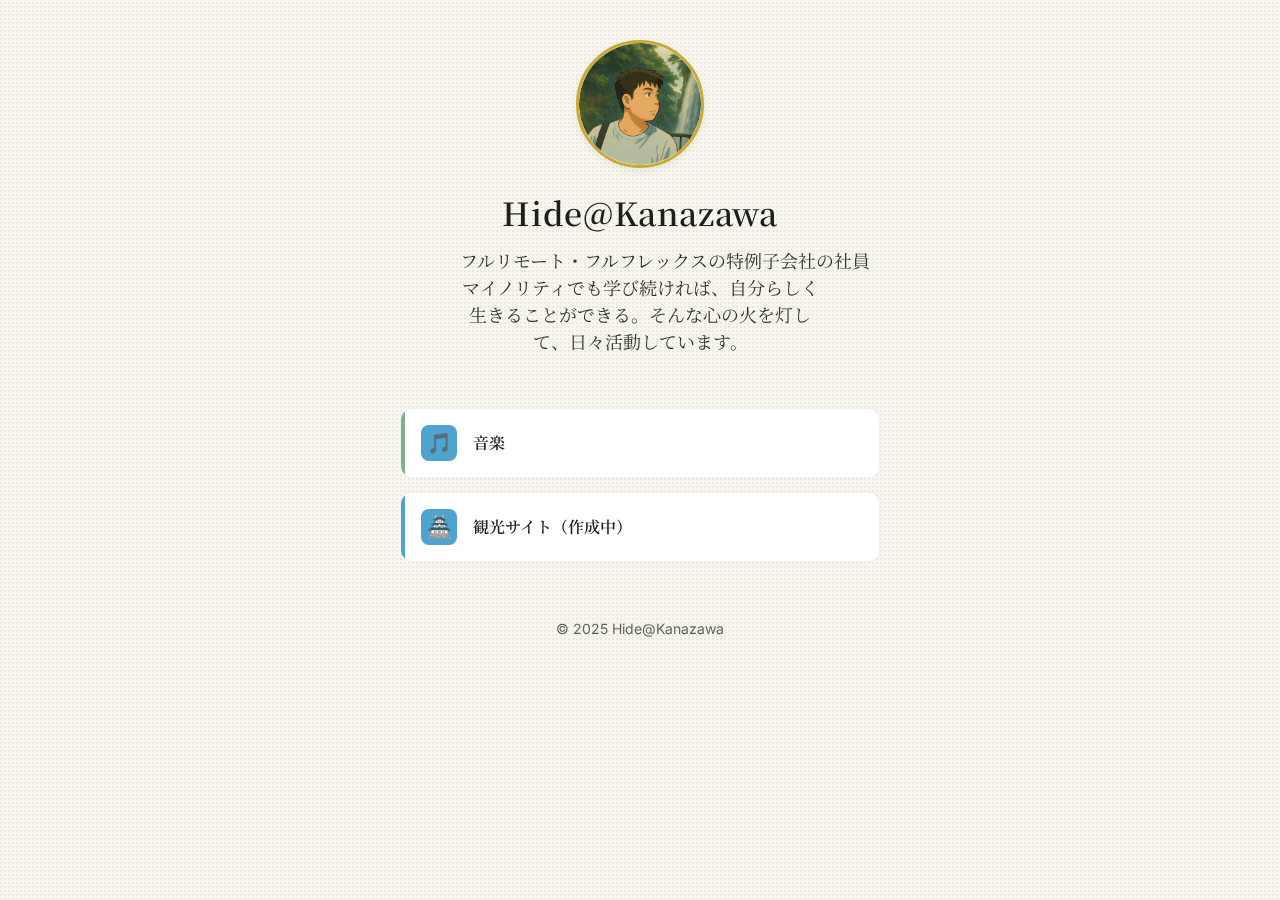
<file: docs/index.html>
<!DOCTYPE html>
<html lang="ja">
<head>
  <meta charset="UTF-8">
  <meta name="viewport" content="width=device-width, initial-scale=1.0">
  <title>My Link Collection</title>
  <link rel="preconnect" href="https://fonts.googleapis.com">
  <link rel="preconnect" href="https://fonts.gstatic.com" crossorigin>
  <link href="https://fonts.googleapis.com/css2?family=Inter:wght@400;500;600&family=Noto+Serif+JP:wght@400;600&display=swap" rel="stylesheet">
  <link rel="stylesheet" href="https://cdnjs.cloudflare.com/ajax/libs/font-awesome/6.4.2/css/all.min.css">
  <link rel="stylesheet" href="style.v2.css">
</head>
<body>
  <main class="container">
    <div class="profile">
      <div class="avatar-container">
        <img class="avatar" src="./my.png" alt="Hide@Kanazawa のアバター" width="140" height="140" loading="lazy">
      </div>
      <h1 class="name">Hide@Kanazawa</h1>
      <p class="bio"><span class="nowrap">フルリモート・フルフレックスの特例子会社の社員</span><br>
      マイノリティでも学び続ければ、自分らしく生きることができる。そんな心の火を灯して、日々活動しています。</p>
      

    </div>

    <div class="links">
      <a href="https://suno.com/@kanazawatranquility" class="link-card" target="_blank" rel="noopener">
        <span class="icon-wrapper">
          <span style="font-size: 20px;">🎵</span>
        </span>
        <span class="title">音楽</span>
      </a>
      <a href="https://kanazawa-mvp.vercel.app/ja" class="link-card" target="_blank" rel="noopener">
        <span class="icon-wrapper">
          <span style="font-size: 20px;">🏯</span>
        </span>
        <span class="title">観光サイト（作成中）</span>
      </a>
    </div>

    <footer>
      <p>&copy; 2025 Hide@Kanazawa</p>
    </footer>
  </main>

  <!-- Removed script.js as URL copy functionality is no longer needed -->
</body>
</html>
</file>
<file: docs/style.v2.css>
:root {
  /* Fresh Kanazawa Color Palette */
  --bg-main: #f8f6ef;          /* 加賀友禅の白地を想起させるアイボリー */
  --bg-pattern: #ece9dd;       /* アイボリーより少し濃いベージュで格子模様 */
  --fg-main: #1e1e1c;          /* 黒ではなくチャコール */
  --kanazawa-gold: #c9aa35;    /* 彩度を–10%したシャンパンゴールド */
  --accent-blue: #4fa4cf;      /* 浅葱色：爽やかさ担当 */
  --accent-green: #7fb18f;     /* 若草色：自然・兼六園のイメージ */
  --card-bg: #ffffff;          /* カード用ホワイト */
  --bg-pattern-svg: url("[data-uri]");
  
  /* Theme Variables */
  --bg: var(--bg-main);
  --fg: var(--fg-main);
  --accent: var(--kanazawa-gold);
  --card: var(--card-bg);
  --card-border: var(--accent-blue);
  --shadow: rgba(0, 0, 0, 0.06);
  --transition: 200ms ease;
}

/* Fresh Kanazawa theme uses a light color scheme only */

* {
  margin: 0;
  padding: 0;
  box-sizing: border-box;
}

body {
  margin: 0;
  font-family: "Inter", "Noto Serif JP", sans-serif;
  color: var(--fg-main);
  background-color: var(--bg-main);
  background-image: var(--bg-pattern-svg);
  background-size: 8px 8px;
  background-attachment: fixed;
  line-height: 1.5;
  padding: 24px 16px;
  transition: background-color 0.3s ease;
  position: relative;
}

body::before {
  content: '';
  position: fixed;
  inset: 0;
  background-image: var(--bg-pattern-svg);
  background-repeat: repeat;
  opacity: 0.12;
  z-index: -1;
  pointer-events: none;
}

.container {
  max-width: 480px;
  margin: 0 auto;
  display: flex;
  flex-direction: column;
  align-items: center;
  gap: 32px;
}

.profile {
  width: 100%;
  display: flex;
  flex-direction: column;
  align-items: center;
  text-align: center;
  position: relative;
}

.avatar-container {
  width: 128px;
  height: 128px;
  border-radius: 50%;
  overflow: hidden;
  margin-bottom: 20px;
  border: 3px solid var(--kanazawa-gold);
  box-shadow: 0 3px 8px var(--shadow);
}

.avatar {
  width: 100%;
  height: 100%;
  object-fit: cover;
}

.name {
  font-family: 'Noto Serif JP', serif;
  font-size: clamp(1.5rem, 4vw, 2rem);
  font-weight: 600;
  margin-bottom: 12px;
  color: var(--fg);
  letter-spacing: 0.02em;
}

.bio {
  font-size: 16px;
  max-width: 100%;
  margin-bottom: 20px;
  color: var(--fg);
  opacity: 0.92;
  max-width: 360px;
}

.social-icons {
  display: flex;
  gap: 1.25rem;
  margin-bottom: 16px;
}

.social-icon {
  color: var(--ink-black);
  font-size: 20px;
  transition: color var(--transition), transform var(--transition);
}

.social-icon:hover {
  color: var(--kanazawa-gold);
  transform: scale(1.1);
}

.catchphrase {
  font-family: 'Noto Serif JP', serif;
  font-size: 14px;
  color: var(--fg);
  opacity: 0.7;
  margin-bottom: 24px;
  letter-spacing: 0.05em;
}

.links {
  width: 100%;
  display: flex;
  flex-direction: column;
  gap: 14px;
}

.link-card {
  width: 100%;
  padding: 1rem 1.25rem;
  background-color: var(--card);
  border-radius: 0.75rem;
  text-decoration: none;
  color: var(--fg);
  font-weight: 600;
  display: flex;
  align-items: center;
  position: relative;
  overflow: hidden;
  border: 1px solid rgba(125, 125, 125, 0.1);
  transition: background-color var(--transition), transform var(--transition), box-shadow var(--transition);
}

.link-card::before {
  content: "";
  position: absolute;
  left: 0;
  top: 0;
  bottom: 0;
  width: 4px;
  background-color: var(--card-border);
  transition: background-color 0.2s ease;
}

.link-card:hover, .link-card:focus {
  transform: translateY(-4px);
  box-shadow: 0 4px 10px var(--shadow);
  background-color: rgba(201, 170, 53, 0.08);
}

.link-card:hover::before, .link-card:focus::before {
  background-color: var(--kanazawa-gold);
}

.link-card:nth-child(even)::before {
  background-color: var(--accent-blue);
}

.link-card:nth-child(odd)::before {
  background-color: var(--accent-green);
}

.icon-wrapper {
  width: 36px;
  height: 36px;
  border-radius: 8px;
  background-color: var(--accent-blue);
  margin-right: 16px;
  display: flex;
  align-items: center;
  justify-content: center;
  flex-shrink: 0;
}

.icon-wrapper img {
  width: 24px;
  height: 24px;
}

.link-card .title {
  font-weight: 600;
}

footer {
  margin-top: 24px;
  font-size: 14px;
  opacity: 0.7;
  text-align: center;
  font-family: 'Inter', 'Hiragino Sans', sans-serif;
}

/* Copy URL Button */
.copy-button {
  margin-top: 4px;
  padding: 8px 16px;
  background: transparent;
  border: 1px solid var(--kanazawa-gold);
  border-radius: 20px;
  cursor: pointer;
  color: var(--kanazawa-gold);
  font-size: 14px;
  font-weight: 500;
  position: relative;
  transition: background-color var(--transition), transform var(--transition);
}

.copy-button:hover {
  background-color: var(--kanazawa-gold);
  color: #fff;
  transform: translateY(-2px);
}

.tooltip {
  position: absolute;
  background: var(--kanazawa-gold);
  color: white;
  padding: 4px 8px;
  border-radius: 4px;
  font-size: 12px;
  left: 50%;
  transform: translateX(-50%);
  bottom: -30px;
  opacity: 0;
  transition: opacity 0.3s ease;
  pointer-events: none;
}

.tooltip.show {
  opacity: 1;
}

/* Responsive adjustments */
@media (min-width: 768px) {
  body {
    padding: 40px 24px;
  }
  
  .bio {
    font-size: 18px;
  }
  
  .catchphrase {
    font-size: 15px;
  }
  
  .social-icon {
    font-size: 22px;
  }
}

/* Utility classes */
.nowrap {
  white-space: nowrap;   /* 日本語でも強制的に改行禁止 */
}
</file>
